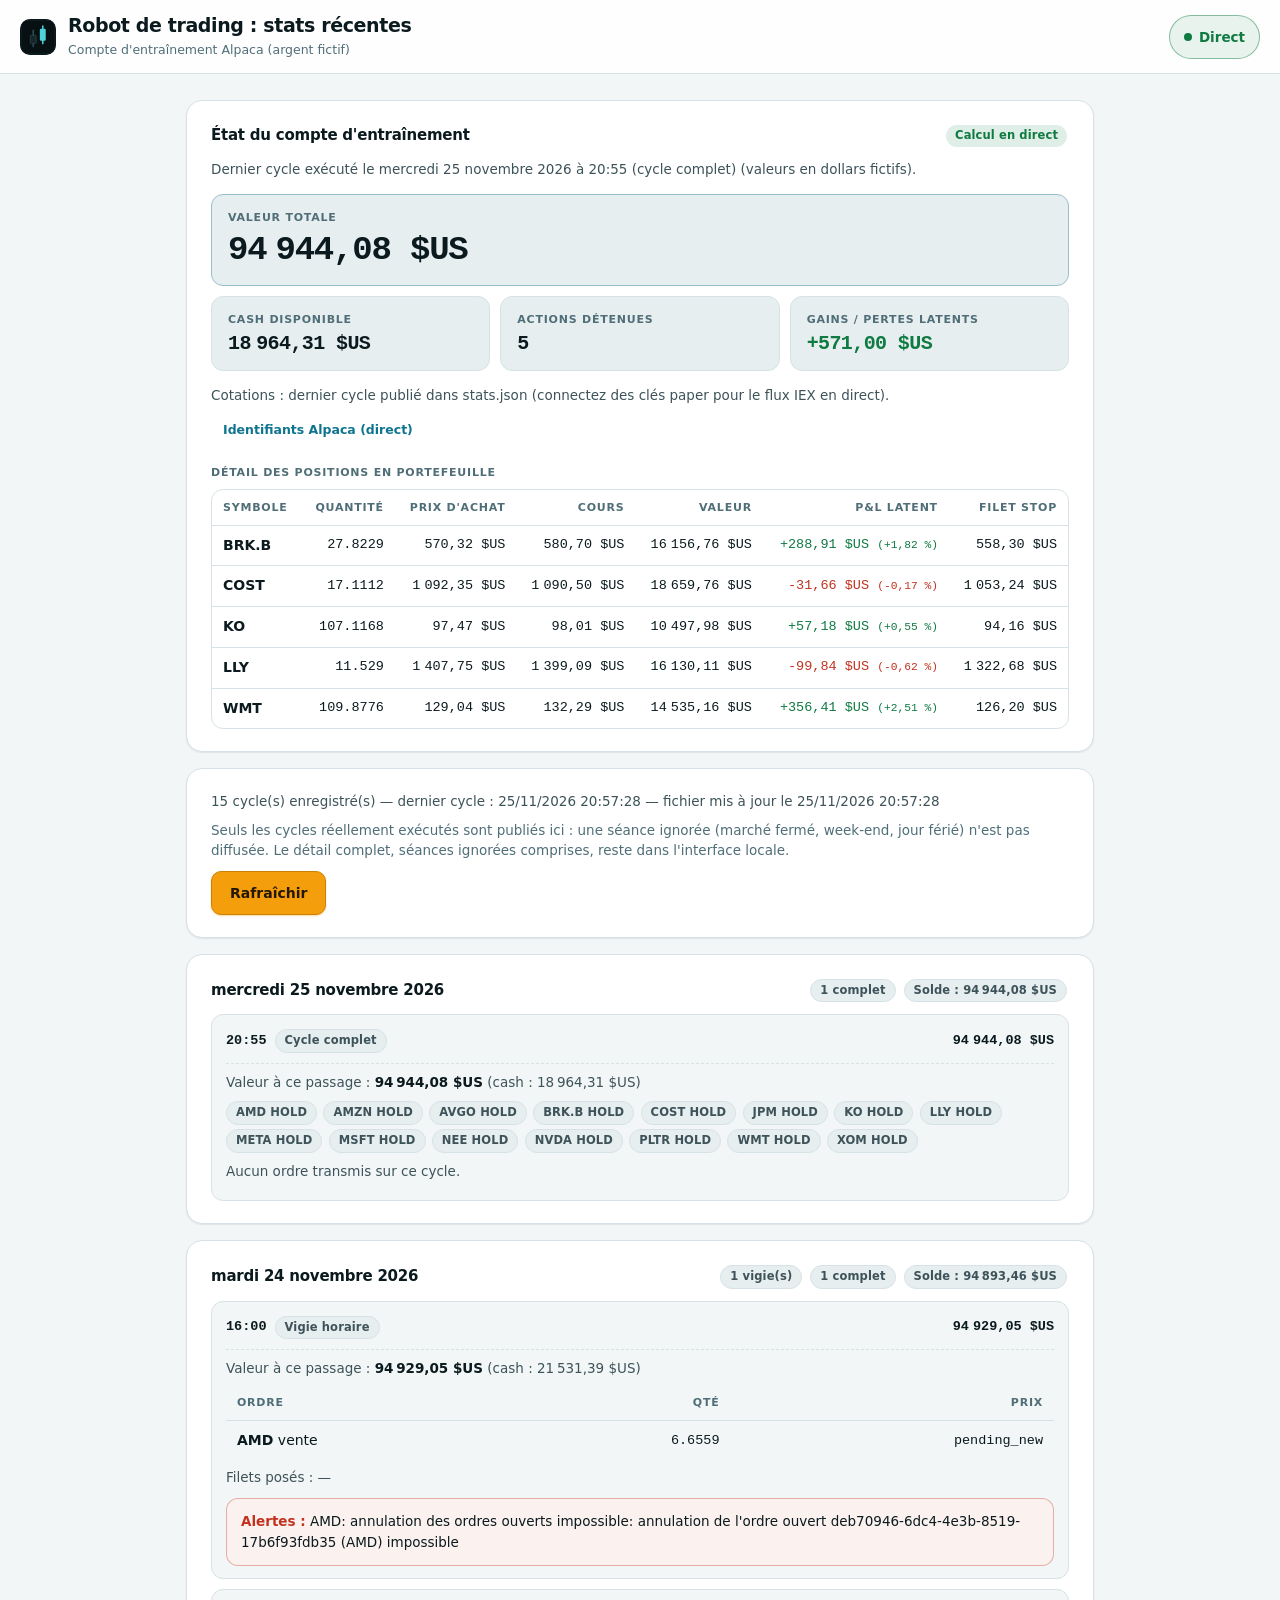
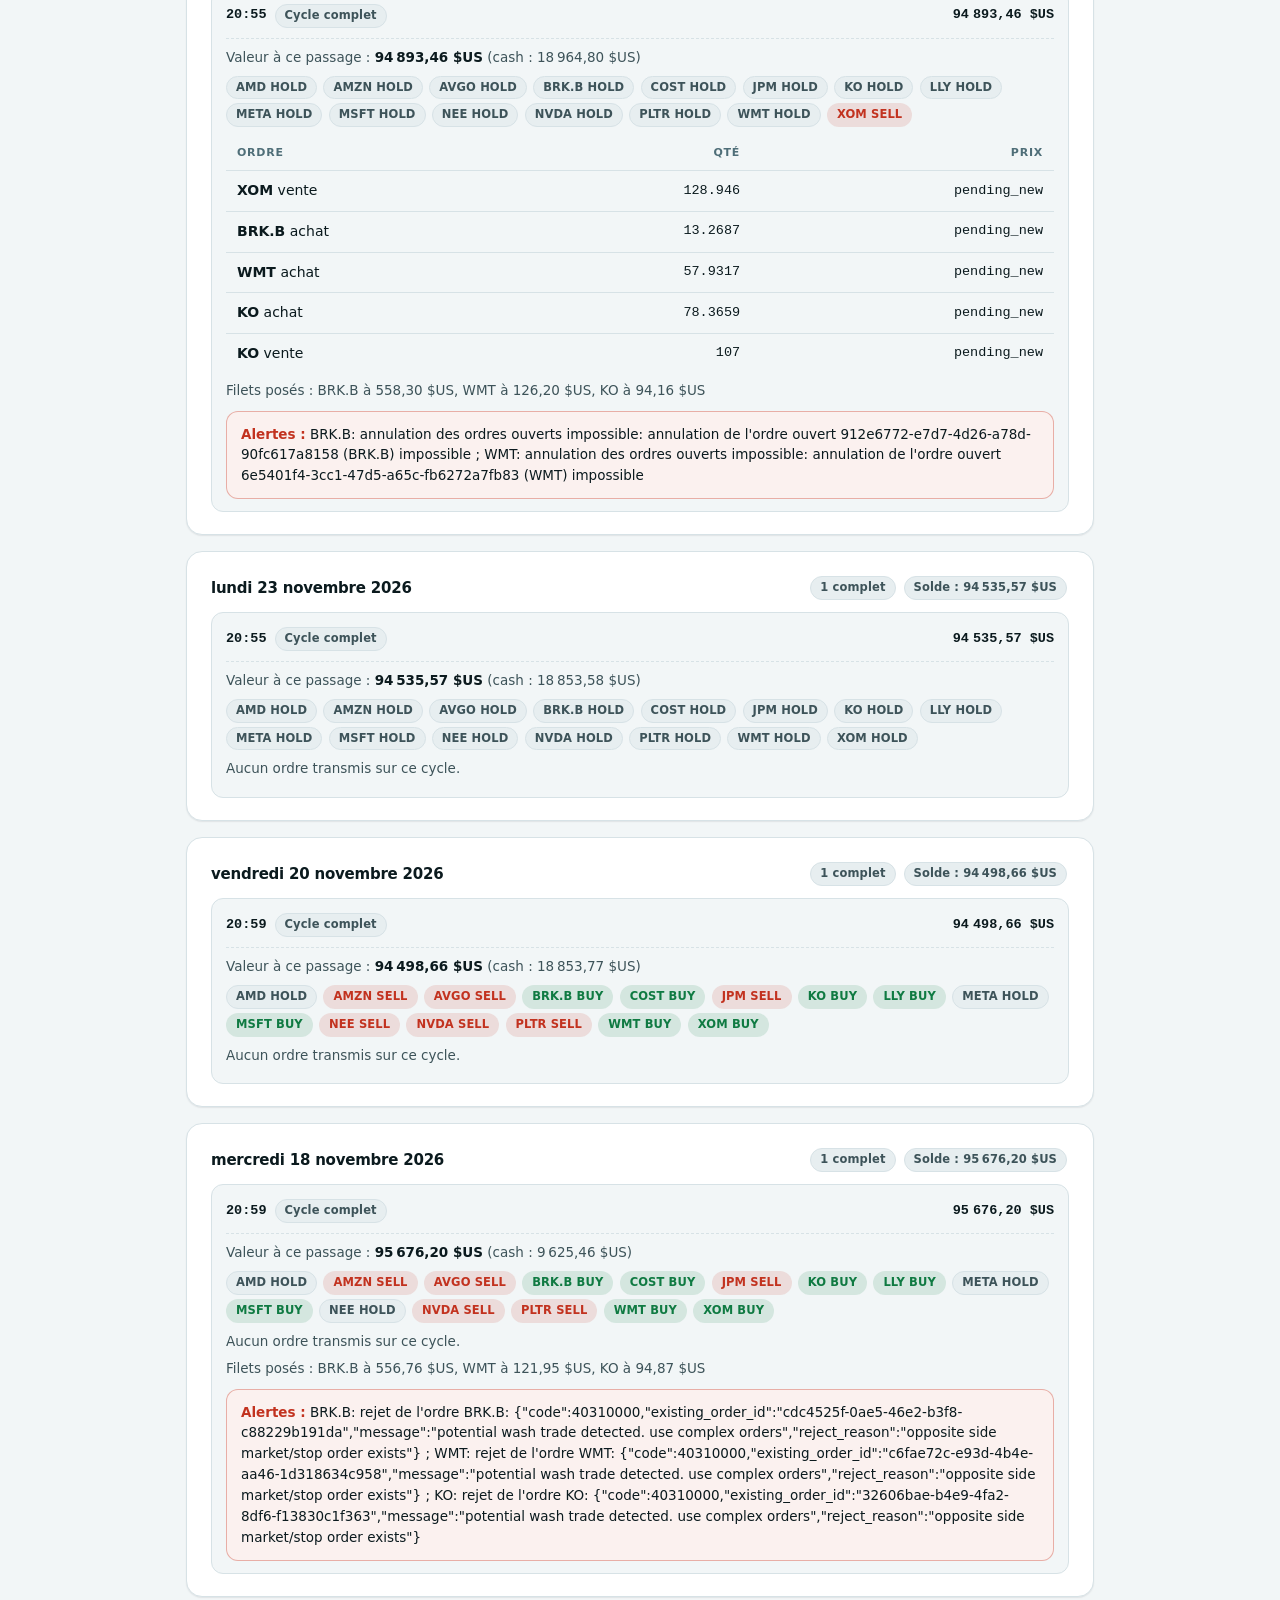
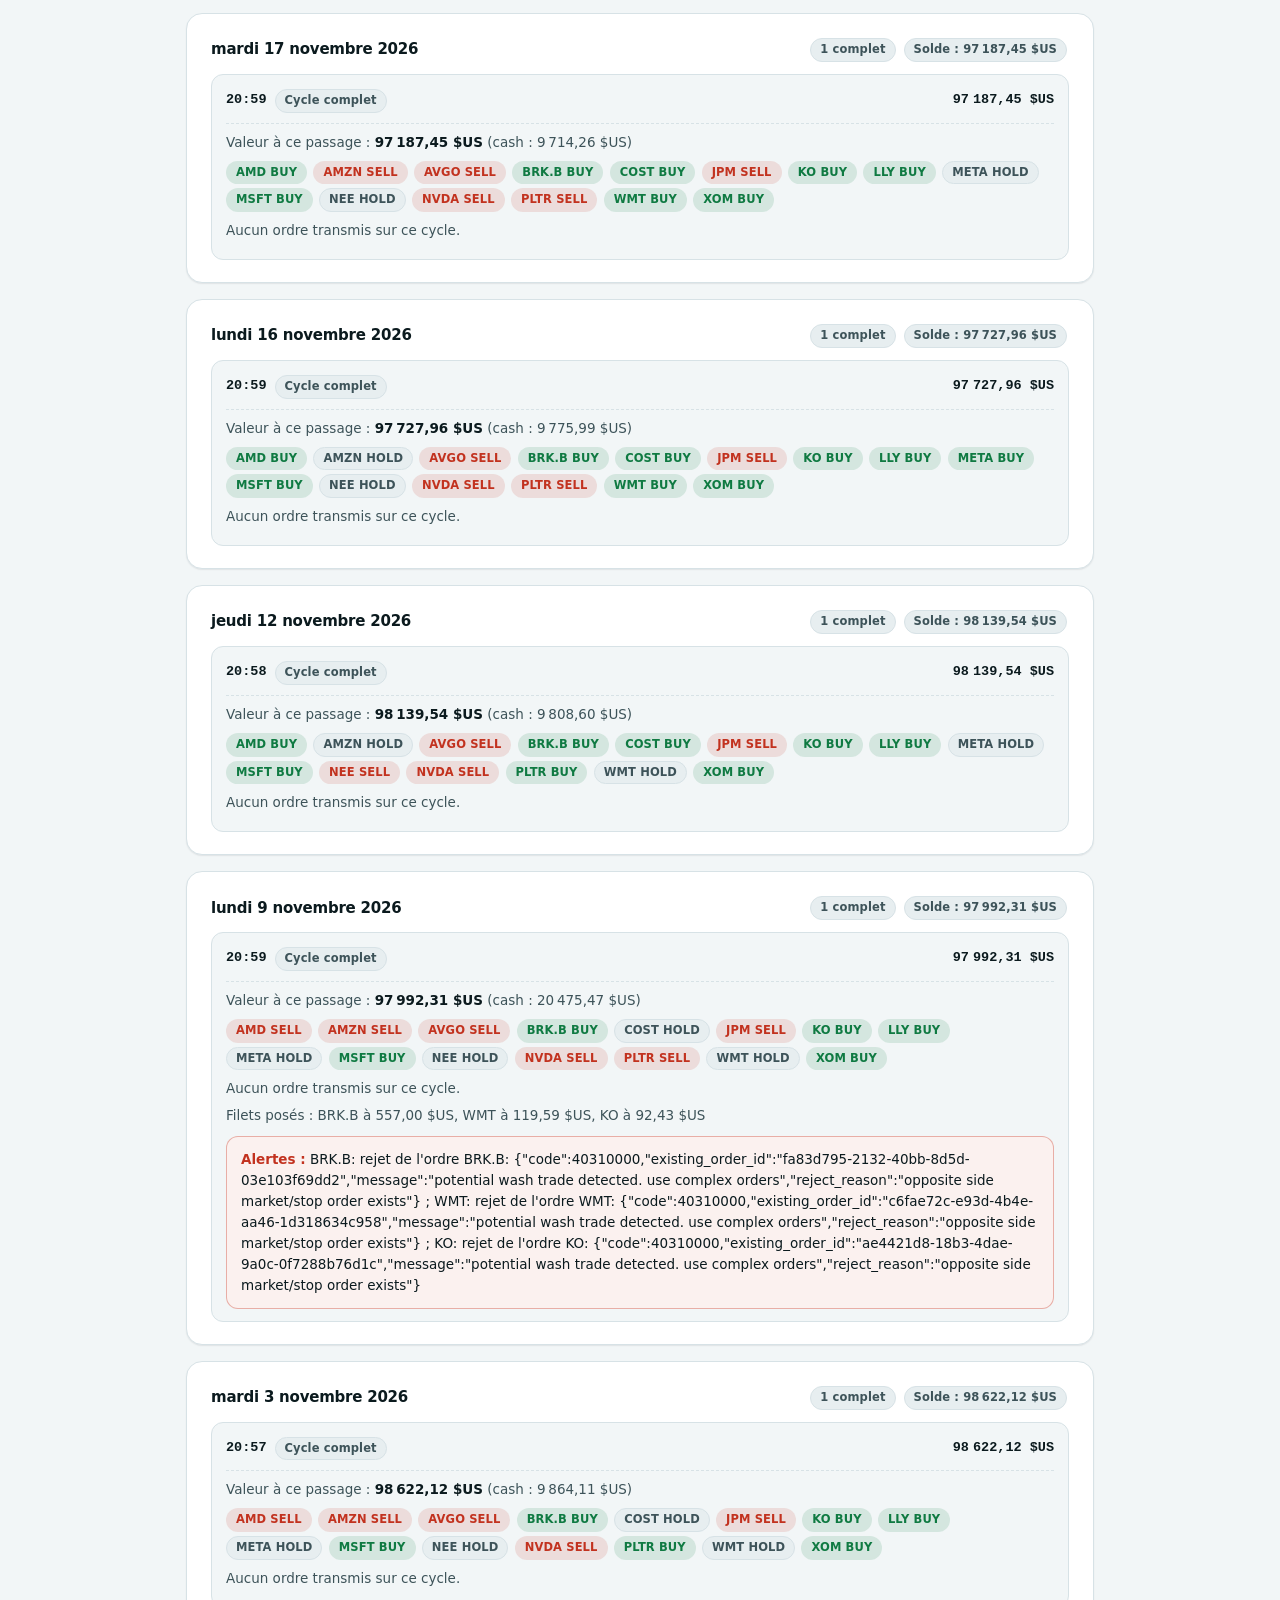
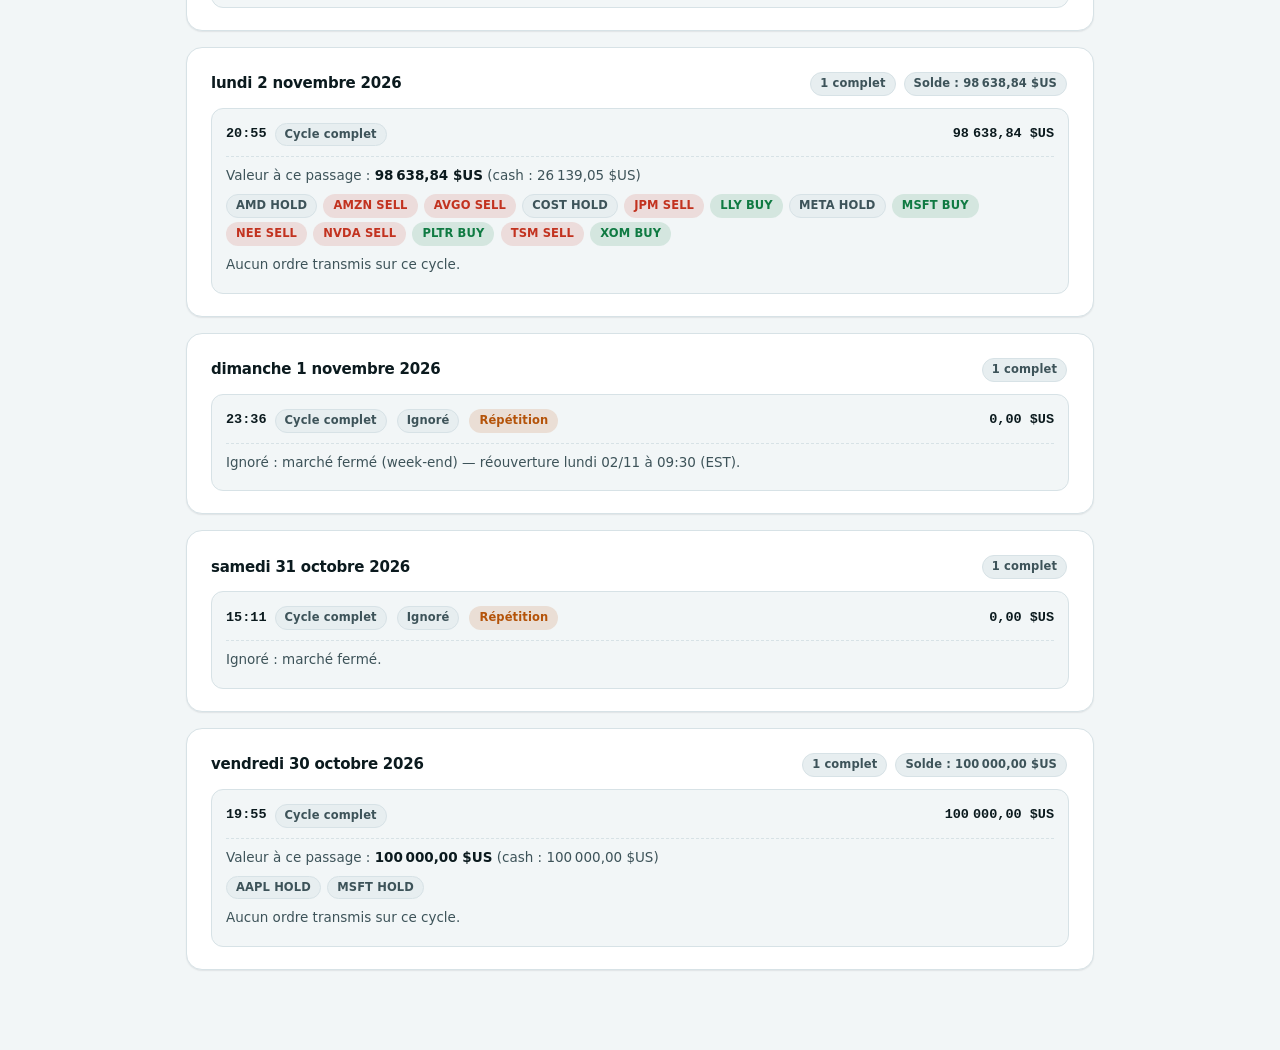
<file: docs/index.html>
<!doctype html>
<html lang="fr">
<head>
<meta charset="utf-8">
<meta name="viewport" content="width=device-width, initial-scale=1">
<title>TradingBot : stats récentes</title>
<link rel="icon" type="image/svg+xml" href="favicon.svg">
<link rel="alternate icon" href="favicon.ico">
<link rel="apple-touch-icon" href="apple-touch-icon.png">
<link rel="manifest" href="manifest.webmanifest">
<meta name="theme-color" content="#f2f6f7" media="(prefers-color-scheme: light)">
<meta name="theme-color" content="#071012" media="(prefers-color-scheme: dark)">
<meta name="mobile-web-app-capable" content="yes">
<meta name="apple-mobile-web-app-capable" content="yes">
<meta name="apple-mobile-web-app-status-bar-style" content="black-translucent">
<meta name="apple-mobile-web-app-title" content="TradingBot">
<style>
  /* ===================================================================
     Direction artistique partagée avec le tableau de bord local :
     « Sarcelle ardoise, accent ambre ».

     2 calmes + 1 forte (60-30-10)
       Calme 1  --plane     fond principal                 ~60 %
       Calme 2  --surface   cartes et en-têtes             ~30 %
       Forte    --accent    un seul CTA, point focal       ≤10 %

     --primary  structure : liens, focus, onglet actif, sélection
     --good/--bad  sémantique de données (gain / perte), jamais en chrome
     =================================================================== */
  :root {
    color-scheme: light;

    --plane: #f2f6f7; --surface: #ffffff; --surface-2: #e7eef0;
    --ink: #0b1a1e; --ink-2: #3d5359; --muted: #4f6e78;
    --border: #d7e2e6;

    --primary: #0e7490;
    --accent: #f59e0b; --accent-ink: #241802;

    --good: #0f7a42; --bad: #c2321f; --warn: #b45309;

    --sans: system-ui, -apple-system, "Segoe UI", Roboto, "Helvetica Neue", sans-serif;
    --mono: ui-monospace, "SF Mono", "Cascadia Mono", "JetBrains Mono", Consolas, monospace;
    --fs-hero: clamp(26px, 1.5rem + 1vw, 34px);
    --fs-h1: 19px; --fs-h2: 15px; --fs-body: 15px;
    --fs-sm: 13.5px; --fs-xs: 12.5px; --fs-label: 11px;

    --r-card: 16px; --r-sub: 12px; --r-field: 10px; --tap: 44px;

    --shadow: 0 1px 2px rgba(11, 26, 30, 0.05), 0 1px 1px rgba(11, 26, 30, 0.03);
    --shadow-lg: 0 20px 50px -14px rgba(11, 26, 30, 0.35);
  }

  @media (prefers-color-scheme: dark) {
    :root {
      color-scheme: dark;

      --plane: #071012; --surface: #0e1b1e; --surface-2: #14272b;
      --ink: #e4eff1; --ink-2: #a9c0c6; --muted: #8aa8af;
      --border: #1e3338;

      --primary: #4ed3d8;
      --accent: #fbbf24; --accent-ink: #1a1200;

      --good: #4ade80; --bad: #f87171; --warn: #e8b04a;

      --shadow: 0 1px 2px rgba(0, 0, 0, 0.35);
      --shadow-lg: 0 24px 60px -18px rgba(0, 0, 0, 0.6);
    }
  }

  * { box-sizing: border-box; }

  body {
    margin: 0; background: var(--plane); color: var(--ink);
    font: var(--fs-body) / 1.55 var(--sans);
    -webkit-font-smoothing: antialiased; -webkit-text-size-adjust: 100%;
  }

  h1, h2, h3 { text-wrap: balance; }

  :focus-visible { outline: 2.5px solid var(--primary); outline-offset: 2px; border-radius: 6px; }

  /* ---------- En-tête ---------- */
  header {
    background: color-mix(in srgb, var(--surface) 88%, transparent);
    backdrop-filter: blur(12px); -webkit-backdrop-filter: blur(12px);
    border-bottom: 1px solid var(--border);
    padding: 14px 20px; position: sticky; top: 0; z-index: 5;
    display: flex; justify-content: space-between; align-items: center;
    flex-wrap: wrap; gap: 12px;
  }
  .brand { display: flex; align-items: center; gap: 12px; min-width: 0; }
  .brand .logo { width: 36px; height: 36px; border-radius: 10px; flex-shrink: 0; display: block; }
  .brand h1 { font-size: var(--fs-h1); margin: 0; line-height: 1.25; letter-spacing: -0.02em; font-weight: 700; }
  .brand .sub { color: var(--muted); font-size: var(--fs-xs); margin-top: 2px; }

  /* Bascule « Direct » : statut de flux, donc vert sémantique. */
  .live-toggle {
    display: inline-flex; align-items: center; gap: 7px;
    min-height: var(--tap); padding: 0 14px; border-radius: 999px;
    border: 1px solid var(--border); background: var(--surface);
    color: var(--ink-2); font-size: var(--fs-sm); font-weight: 650;
    cursor: pointer; user-select: none;
  }
  .live-toggle:hover { border-color: var(--muted); color: var(--ink); }
  .live-toggle.active {
    color: var(--good); border-color: color-mix(in srgb, var(--good) 45%, transparent);
    background: color-mix(in srgb, var(--good) 9%, var(--surface));
  }
  .live-dot { width: 8px; height: 8px; border-radius: 50%; background: var(--muted); display: inline-block; flex-shrink: 0; }
  .live-toggle.active .live-dot { background: var(--good); animation: live-pulse 1.6s infinite; }
  @keyframes live-pulse {
    0% { box-shadow: 0 0 0 0 color-mix(in srgb, var(--good) 45%, transparent); }
    70% { box-shadow: 0 0 0 6px transparent; }
    100% { box-shadow: 0 0 0 0 transparent; }
  }

  /* ---------- Mise en page ---------- */
  main { padding: 26px 16px 64px; max-width: 940px; margin: 0 auto; }

  .card {
    background: var(--surface); border: 1px solid var(--border);
    border-radius: var(--r-card); padding: 22px 24px; margin-bottom: 16px;
    box-shadow: var(--shadow);
  }
  .card h2 { margin: 0; font-size: var(--fs-h2); letter-spacing: -0.015em; font-weight: 700; }
  .top { display: flex; justify-content: space-between; align-items: center; gap: 8px; flex-wrap: wrap; margin-bottom: 10px; }
  .small { font-size: var(--fs-sm); color: var(--ink-2); }
  .small b { color: var(--ink); }
  .section-title {
    font-weight: 600; font-size: var(--fs-label); margin: 18px 0 8px; color: var(--muted);
    text-transform: uppercase; letter-spacing: 0.07em;
  }
  .account-foot {
    margin-top: 14px; display: flex; justify-content: space-between;
    align-items: center; flex-wrap: wrap; gap: 8px;
  }

  /* ---------- Badges ---------- */
  .badge {
    display: inline-flex; align-items: center; padding: 2px 9px; border-radius: 999px;
    font-size: 11.5px; font-weight: 650; letter-spacing: 0.01em; margin: 2px 2px 2px 0;
    border: 1px solid transparent; font-variant-numeric: tabular-nums;
  }
  .badge.ok, .badge.hold { background: var(--surface-2); color: var(--ink-2); border-color: var(--border); }
  .badge.buy { background: color-mix(in srgb, var(--good) 13%, transparent); color: var(--good); }
  .badge.sell { background: color-mix(in srgb, var(--bad) 13%, transparent); color: var(--bad); }
  .badge.warn { background: color-mix(in srgb, var(--warn) 14%, transparent); color: var(--warn); }
  #live-badge { background: color-mix(in srgb, var(--good) 13%, transparent); color: var(--good); border: none; }

  .banner {
    border-radius: var(--r-sub); padding: 12px 14px; margin-top: 10px; font-size: var(--fs-sm);
    border: 1px solid color-mix(in srgb, var(--bad) 35%, transparent);
    background: color-mix(in srgb, var(--bad) 7%, var(--surface));
  }
  .banner b { color: var(--bad); }

  /* ---------- Tuiles : le chiffre héros en tête ---------- */
  .tiles { display: grid; grid-template-columns: repeat(3, minmax(0, 1fr)); gap: 10px; margin-top: 14px; }
  .tile { background: var(--surface-2); border: 1px solid var(--border); border-radius: var(--r-sub); padding: 14px 16px; }
  .tile:first-child { grid-column: 1 / -1; border-color: color-mix(in srgb, var(--primary) 32%, var(--border)); }
  .tile:first-child .value { font-size: var(--fs-hero); letter-spacing: -0.035em; }
  .tile .label {
    color: var(--muted); font-size: var(--fs-label); font-weight: 600;
    text-transform: uppercase; letter-spacing: 0.07em;
  }
  .tile .value {
    font-family: var(--mono); font-size: 20px; font-weight: 600; margin-top: 4px;
    letter-spacing: -0.03em; font-variant-numeric: tabular-nums; line-height: 1.2;
  }
  .pos { color: var(--good); }
  .neg { color: var(--bad); }

  /* ---------- Tableaux ---------- */
  .table-wrap {
    overflow-x: auto; border: 1px solid var(--border); border-radius: var(--r-sub);
    -webkit-overflow-scrolling: touch; scrollbar-width: none; -ms-overflow-style: none;
  }
  .table-wrap::-webkit-scrollbar { display: none; }
  table { width: 100%; border-collapse: collapse; font-size: 14px; margin-top: 6px; }
  .table-wrap table { margin-top: 0; }
  th {
    text-align: left; color: var(--muted); font-weight: 650; padding: 9px 11px; font-size: var(--fs-label);
    text-transform: uppercase; letter-spacing: 0.07em; border-bottom: 1px solid var(--border); white-space: nowrap;
  }
  td { padding: 9px 11px; border-bottom: 1px solid var(--border); }
  tr:last-child td { border-bottom: none; }
  tbody tr:hover td { background: var(--plane); }
  .num { text-align: right; font-variant-numeric: tabular-nums; font-family: var(--mono); font-size: 13.5px; white-space: nowrap; }
  th.num { font-family: inherit; font-size: var(--fs-label); }
  code {
    background: var(--plane); border: 1px solid var(--border); border-radius: 6px;
    padding: 1px 5px; font-size: var(--fs-xs); font-family: var(--mono); word-break: break-all;
  }
  .err { color: var(--bad); }
  .quote-live { color: var(--good); font-weight: 600; }

  /* ---------- Journal des cycles ---------- */
  .cycle-subdivision {
    border: 1px solid var(--border); border-radius: var(--r-sub); padding: 12px 14px;
    margin-top: 10px; background: var(--plane);
  }
  .cycle-subdivision:first-child { margin-top: 6px; }
  .cycle-subdivision p { margin: 6px 0; }
  .cycle-subdivision-header {
    display: flex; justify-content: space-between; align-items: center;
    gap: 8px; flex-wrap: wrap; margin-bottom: 8px; padding-bottom: 8px;
    border-bottom: 1px dashed var(--border);
  }
  .cycle-time { font-weight: 650; font-size: 13.5px; color: var(--ink); font-family: var(--mono); font-variant-numeric: tabular-nums; }

  /* ---------- Boutons : un seul accent par écran ---------- */
  button {
    font-family: inherit; min-height: var(--tap); border-radius: var(--r-field);
    padding: 0 18px; font-size: 14px; cursor: pointer;
    border: 1px solid var(--border); background: var(--surface); color: var(--ink);
    font-weight: 650;
    transition: background-color 0.14s ease, border-color 0.14s ease, color 0.14s ease;
  }
  button:hover { border-color: var(--muted); }
  button:active { transform: scale(0.985); }
  button.primary {
    background: var(--accent); border-color: color-mix(in srgb, var(--accent) 82%, #000);
    color: var(--accent-ink);
    box-shadow: 0 1px 2px color-mix(in srgb, var(--accent) 40%, transparent);
  }
  button.primary:hover { filter: brightness(1.06); }
  button.primary:focus-visible { outline-color: var(--ink); }
  button.ghost {
    min-height: 32px; background: transparent; padding: 0 11px;
    font-size: var(--fs-xs); border-radius: 8px; color: var(--primary); border-color: transparent;
  }
  button.ghost:hover { background: color-mix(in srgb, var(--primary) 10%, transparent); border-color: transparent; }
  button.danger { background: transparent; color: var(--bad); border-color: color-mix(in srgb, var(--bad) 40%, transparent); }
  .dialog-actions button { min-height: 40px; padding: 0 16px; }

  /* ---------- Fenêtre identifiants ---------- */
  dialog {
    border: 1px solid var(--border); border-radius: var(--r-card); background: var(--surface);
    color: var(--ink); padding: 22px; max-width: 460px; width: 92%;
    box-shadow: var(--shadow-lg);
  }
  dialog::backdrop { background: rgba(7, 16, 18, 0.55); backdrop-filter: blur(3px); }
  dialog h3 { margin: 0 0 6px; font-size: 16px; letter-spacing: -0.015em; }
  dialog label { font-weight: 600; display: block; color: var(--ink); }
  .dialog-actions { display: flex; justify-content: flex-end; gap: 8px; margin-top: 6px; flex-wrap: wrap; }
  .dialog-input {
    background: var(--plane); color: var(--ink); border: 1px solid var(--border);
    border-radius: var(--r-field); min-height: var(--tap); padding: 9px 11px;
    font-size: var(--fs-sm); width: 100%; outline: none; font-family: var(--mono);
    margin: 5px 0 14px; transition: border-color 0.15s, box-shadow 0.15s;
  }
  .dialog-input:focus {
    border-color: var(--primary);
    box-shadow: 0 0 0 3px color-mix(in srgb, var(--primary) 20%, transparent);
  }

  .muted-note { color: var(--muted); }
  .cycle-head-left { display: flex; align-items: center; gap: 8px; flex-wrap: wrap; }
  .cycle-value { font-family: var(--mono); font-weight: 600; font-size: 13.5px; font-variant-numeric: tabular-nums; }
  .day-badges { display: flex; gap: 6px; flex-wrap: wrap; }
  .status-actions { margin-top: 10px; }
  .publish-note { margin: 8px 0 0; line-height: 1.5; }
  .dialog-hint { margin: 0 0 12px; }

  /* ---------- Petits écrans ---------- */
  @media (max-width: 520px) {
    header { padding: 12px 14px; }
    main { padding: 18px 12px 56px; }
    .card { padding: 17px; border-radius: 14px; }
    .tiles { grid-template-columns: repeat(2, minmax(0, 1fr)); gap: 8px; }
    .tile .value { font-size: 17px; }
    .tile:first-child .value { font-size: 26px; }
    button.ghost { min-height: 44px; }
    .tile .label { font-size: 10.5px; }
    /* Première colonne figée : le symbole reste visible pendant le défilement. */
    .table-wrap th:first-child, .table-wrap td:first-child {
      position: sticky; left: 0; background: var(--surface); z-index: 1;
    }
  }

  @media (prefers-reduced-motion: reduce) {
    *, *::before, *::after { animation: none !important; transition: none !important; }
    button:active { transform: none; }
  }
</style>
</head>
<body>
<header>
  <div class="brand">
    <img src="favicon.svg" alt="Logo TradingBot" class="logo" width="38" height="38">
    <div>
      <h1>Robot de trading : stats récentes</h1>
      <div class="sub">Compte d'entraînement Alpaca (argent fictif)</div>
    </div>
  </div>
  <button id="toggle-live" class="live-toggle" type="button" title="Actualisation automatique et calcul en direct">
    <span class="live-dot"></span>
    <span>Direct</span>
  </button>
</header>
<main>
  <div class="card" id="account-card" style="display:none">
    <div class="top">
      <h2>État du compte d'entraînement</h2>
      <div id="live-badge" class="badge ok" style="display:none">Calcul en direct</div>
    </div>
    <div class="small" id="account-hint">Valeurs du dernier cycle exécuté (en dollars fictifs).</div>
    <div class="tiles">
      <div class="tile"><div class="label">Valeur totale</div><div class="value" id="acc-equity">—</div></div>
      <div class="tile"><div class="label">Cash disponible</div><div class="value" id="acc-cash">—</div></div>
      <div class="tile"><div class="label">Actions détenues</div><div class="value" id="acc-count">—</div></div>
      <div class="tile"><div class="label">Gains / pertes latents</div><div class="value" id="acc-pnl">—</div></div>
    </div>
    <div class="small account-foot">
      <span id="live-status-note">Cotations : dernier cours enregistré.</span>
      <button id="btn-open-alpaca" class="ghost" type="button">Identifiants Alpaca (direct)</button>
    </div>
    <div id="positions-wrap" hidden>
      <div class="section-title">Détail des positions en portefeuille</div>
      <div class="table-wrap">
        <table>
          <thead>
            <tr>
              <th>Symbole</th>
              <th class="num">Quantité</th>
              <th class="num">Prix d'achat</th>
              <th class="num">Cours</th>
              <th class="num">Valeur</th>
              <th class="num">P&amp;L latent</th>
              <th class="num">Filet stop</th>
            </tr>
          </thead>
          <tbody id="positions-tbody"></tbody>
        </table>
      </div>
    </div>
  </div>
  <div class="card" id="status-card">
    <div class="small" id="status">Chargement…</div>
    <p class="small muted-note publish-note">
      Seuls les cycles réellement exécutés sont publiés ici : une séance ignorée
      (marché fermé, week-end, jour férié) n'est pas diffusée. Le détail complet,
      séances ignorées comprises, reste dans l'interface locale.
    </p>
    <div class="status-actions"><button id="btn-refresh" class="primary">Rafraîchir</button></div>
  </div>
  <div id="list"></div>
</main>

<dialog id="modal-alpaca">
  <h3>Connexion directe Alpaca (WebSocket IEX)</h3>
  <p class="small dialog-hint">Ces identifiants sont conservés uniquement le temps de cet onglet (<code>sessionStorage</code>) et effacés dès sa fermeture. Ils ne sont jamais envoyés à GitHub ni à aucun proxy tiers. N'y saisissez que des clés <b>paper</b>.</p>
  <label class="small">Clé API Alpaca (APCA-API-KEY-ID)</label>
  <input id="input-alpaca-key" class="dialog-input" type="text" placeholder="PK...">
  <label class="small">Clé secrète Alpaca (APCA-API-SECRET-KEY)</label>
  <input id="input-alpaca-secret" class="dialog-input" type="password" placeholder="Clé secrète...">
  <div class="dialog-actions">
    <button id="btn-alpaca-clear" class="danger" type="button">Effacer</button>
    <button id="btn-alpaca-close" type="button">Annuler</button>
    <button id="btn-alpaca-save" class="primary" type="button">Enregistrer</button>
  </div>
</dialog>

<script>
"use strict";

/* ------------------------------------------------------------------ *
 *  Les statistiques sont un simple fichier JSON, commité dans ce dépôt
 *  par le bot lui-même (voir trading_bot/notifications/github.py).
 *  Aucun serveur, aucune dépendance : GitHub Pages sert le fichier tel quel.
 * ------------------------------------------------------------------ */
const STATS_PATH = "data/stats.json";

const $ = (s) => document.querySelector(s);
const esc = (v) => v == null ? "" : String(v)
  .replace(/&/g, "&amp;").replace(/</g, "&lt;").replace(/>/g, "&gt;")
  .replace(/"/g, "&quot;").replace(/'/g, "&#039;");
const money = (v) => v == null ? "—" :
  new Intl.NumberFormat("fr-FR", { style: "currency", currency: "USD" }).format(v);
const pct = (v) => v == null ? "—" :
  ((v > 0 ? "+" : "") + (v * 100).toFixed(2).replace(".", ",") + " %");
const cls = (v) => v > 0 ? "pos" : v < 0 ? "neg" : "";
const frDate = (iso) => {
  if (!iso) return "—";
  const p = String(iso).split("T")[0].split("-");
  if (p.length !== 3) return String(iso);
  const d = new Date(+p[0], +p[1] - 1, +p[2]);
  return d.toLocaleDateString("fr-FR", { weekday: "long", day: "numeric", month: "long", year: "numeric" });
};
const sideLabel = (s) => s === "buy" ? "achat" : s === "sell" ? "vente" : s;

let currentReport = null;
const livePrices = {};
let liveActive = false;
let liveInterval = null;
let quotePollInterval = null;
let alpacaWs = null;
let pendingUpdates = false;
let renderThrottleInterval = null;

function recordLivePrice(symbol, price) {
  if (typeof price === "number" && price > 0) {
    if (livePrices[symbol] !== price) {
      livePrices[symbol] = price;
      pendingUpdates = true;
    }
  }
}

function startRenderThrottler() {
  if (!renderThrottleInterval) {
    // Cadence d'une seconde pour laisser le temps de lire les prix confortablement
    renderThrottleInterval = setInterval(() => {
      if (pendingUpdates) {
        recalculateAndRenderPositions();
        pendingUpdates = false;
      }
    }, 1000);
  }
}

function stopRenderThrottler() {
  if (renderThrottleInterval) {
    clearInterval(renderThrottleInterval);
    renderThrottleInterval = null;
  }
  pendingUpdates = false;
}

function setStatus(text, bad) {
  const el = $("#status");
  el.textContent = text;
  el.className = bad ? "small err" : "small";
}

function recalculateAndRenderPositions() {
  if (!currentReport) return;
  const cash = currentReport.cash != null ? currentReport.cash : currentReport.equity;
  const positions = currentReport.positions || [];

  const wrap = $("#positions-wrap");
  const tbody = $("#positions-tbody");

  if (!positions.length) {
    wrap.style.display = "none";
    $("#acc-equity").textContent = money(currentReport.equity != null ? currentReport.equity : cash);
    $("#acc-cash").textContent = money(cash);
    $("#acc-count").textContent = String(currentReport.positions_count ?? 0);
    const fallbackPnl = currentReport.unrealized_pnl || 0;
    $("#acc-pnl").textContent = (fallbackPnl > 0 ? "+" : "") + money(fallbackPnl);
    $("#acc-pnl").className = "value " + cls(fallbackPnl);
    return;
  }

  wrap.style.display = "block";

  let totalPositionsValue = 0;
  let totalPnl = 0;

  const rowsHtml = positions.map((p) => {
    const liveP = livePrices[p.symbol];
    const curPrice = (typeof liveP === "number" && liveP > 0) ? liveP : p.current_price;
    const mktVal = p.qty * curPrice;
    const pnl = (curPrice - p.avg_entry_price) * p.qty;
    const pnlPct = p.avg_entry_price > 0 ? (curPrice - p.avg_entry_price) / p.avg_entry_price : 0;

    totalPositionsValue += mktVal;
    totalPnl += pnl;

    const isLive = typeof liveP === "number" && liveP > 0;
    return `<tr>
      <td><b>${esc(p.symbol)}</b></td>
      <td class="num">${esc(p.qty)}</td>
      <td class="num">${money(p.avg_entry_price)}</td>
      <td class="num ${isLive ? 'quote-live' : ''}">${money(curPrice)}${isLive ? ' ●' : ''}</td>
      <td class="num">${money(mktVal)}</td>
      <td class="num ${cls(pnl)}">${pnl > 0 ? "+" : ""}${money(pnl)} <small>(${pct(pnlPct)})</small></td>
      <td class="num">${p.stop_price ? money(p.stop_price) : "—"}</td>
    </tr>`;
  }).join("");

  tbody.innerHTML = rowsHtml;

  const totalEquity = cash + totalPositionsValue;
  $("#acc-equity").textContent = money(totalEquity);
  $("#acc-cash").textContent = money(cash);
  $("#acc-count").textContent = String(positions.length);
  const pnlEl = $("#acc-pnl");
  pnlEl.textContent = (totalPnl > 0 ? "+" : "") + money(totalPnl);
  pnlEl.className = "value " + cls(totalPnl);
}

function updateAccountCard(entries) {
  const card = $("#account-card");
  if (!entries || !entries.length) {
    card.style.display = "none";
    currentReport = null;
    return;
  }

  const latestWithData = entries.slice().reverse().find((e) => {
    const rep = e.report || {};
    return !rep.skipped && (rep.cash != null || rep.equity != null);
  }) || entries[entries.length - 1];

  const r = (latestWithData && latestWithData.report) || {};
  if (r.equity == null && r.cash == null) {
    card.style.display = "none";
    currentReport = null;
    return;
  }

  card.style.display = "block";
  currentReport = r;
  if (r.session_date) {
    const timeRaw = r.timestamp || (entries.length ? entries[0].received_at : null);
    const timeStr = timeRaw ? " à " + new Date(timeRaw).toLocaleTimeString("fr-FR", { hour: "2-digit", minute: "2-digit" }) : "";
    const modeLabel = r.mode === "watch_only" ? " (vigie horaire)" : " (cycle complet)";
    $("#account-hint").textContent = "Dernier cycle exécuté le " + frDate(r.session_date) + timeStr + modeLabel + " (valeurs en dollars fictifs).";
  }
  recalculateAndRenderPositions();
}

function render(entries) {
  updateAccountCard(entries);
  const list = $("#list");
  if (!entries.length) {
    list.innerHTML = `<div class="card"><p class="small">Aucun cycle reçu pour l'instant.
      Le bot envoie ses stats à la fin de chaque cycle.</p></div>`;
    return;
  }

  // Regroupement par séance de marché (du plus récent au plus ancien)
  const sessions = new Map();
  for (const entry of entries) {
    const r = entry.report || {};
    const sDate = r.session_date || "date-inconnue";
    if (!sessions.has(sDate)) sessions.set(sDate, []);
    sessions.get(sDate).push(entry);
  }

  const sessionDates = Array.from(sessions.keys()).reverse();
  list.innerHTML = sessionDates.map((sDate) => {
    const dayEntries = sessions.get(sDate);
    // Au sein de la journée, tri chronologique de l'ouverture à la clôture
    const sortedDay = dayEntries.slice().sort((a, b) => {
      const ta = (a.report && a.report.timestamp) || a.received_at || "";
      const tb = (b.report && b.report.timestamp) || b.received_at || "";
      return ta.localeCompare(tb);
    });

    const vigies = sortedDay.filter((e) => (e.report && e.report.mode) === "watch_only").length;
    const complets = sortedDay.length - vigies;
    const summaryBadges = [];
    if (vigies > 0) summaryBadges.push(`<span class="badge hold">${vigies} vigie(s)</span>`);
    if (complets > 0) summaryBadges.push(`<span class="badge ok">${complets} complet</span>`);

    const lastRep = (sortedDay[sortedDay.length - 1].report) || {};
    // Un cycle ignoré (week-end, marché fermé) remonte un solde à 0 : ne pas l'afficher.
    if (lastRep.equity) {
      summaryBadges.push(`<span class="badge ok">Solde : ${money(lastRep.equity)}</span>`);
    }

    const subdivisionsHtml = sortedDay.map((entry) => {
      const r = entry.report || {};
      const isWatch = r.mode === "watch_only";
      const timeRaw = r.timestamp || entry.received_at;
      const timeStr = timeRaw ? new Date(timeRaw).toLocaleTimeString("fr-FR", { hour: "2-digit", minute: "2-digit" }) : "";

      const badges = [];
      badges.push(`<span class="badge ${isWatch ? "hold" : "ok"}">${isWatch ? "Vigie horaire" : "Cycle complet"}</span>`);
      if (r.skipped) badges.push(`<span class="badge hold">Ignoré</span>`);
      if (r.dry_run) badges.push(`<span class="badge warn">Répétition</span>`);

      const signals = Object.entries(r.signals || {});
      const orders = r.orders || [];
      const approved = (r.decisions || []).filter((d) => d.approved);
      const halts = r.halts || [];
      const errors = r.errors || [];
      const lines = [];

      if (r.skipped) {
        lines.push(`<p class="small">Ignoré : ${esc(r.skip_reason || "séance non ouverte")}.</p>`);
      } else {
        lines.push(`<p class="small">Valeur à ce passage : <b>${money(r.equity)}</b> (cash : ${money(r.cash)})</p>`);
        if (isWatch && !orders.length) {
          lines.push(`<p class="small muted-note">Surveillance en direct : stops ATR et actualités critiques vérifiés, positions saines.</p>`);
        }
        if (signals.length) {
          lines.push(`<p class="small">${signals.map(([s, a]) =>
            `<span class="badge ${a === "BUY" ? "buy" : a === "SELL" ? "sell" : "hold"}">${esc(s)} ${esc(a)}</span>`
          ).join(" ")}</p>`);
        }
        if (orders.length) {
          lines.push(`<table><thead><tr><th>Ordre</th><th class="num">Qté</th><th class="num">Prix</th></tr></thead><tbody>${
            orders.map((o) => `<tr><td><b>${esc(o.symbol)}</b> ${esc(sideLabel(o.side))}</td>
              <td class="num">${esc(o.qty)}</td>
              <td class="num">${o.avg_fill_price ? money(o.avg_fill_price) : esc(o.status)}</td></tr>`).join("")
          }</tbody></table>`);
        } else if (!isWatch) {
          lines.push(`<p class="small">Aucun ordre transmis sur ce cycle.</p>`);
        }
        if (approved.length) {
          lines.push(`<p class="small">Filets posés : ${approved.filter((d) => d.stop_price)
            .map((d) => `${esc(d.symbol)} à ${money(d.stop_price)}`).join(", ") || "—"}</p>`);
        }
      }
      if (halts.length) {
        lines.push(`<div class="banner"><b>Coupe-circuit :</b> ${halts.map((h) => esc(h.reason)).join(" ; ")}</div>`);
      }
      if (errors.length) {
        lines.push(`<div class="banner"><b>Alertes :</b> ${errors.map(esc).join(" ; ")}</div>`);
      }

      return `<div class="cycle-subdivision">
        <div class="cycle-subdivision-header">
          <div class="cycle-head-left">
            <span class="cycle-time">${esc(timeStr || "—")}</span>
            ${badges.join(" ")}
          </div>
          <div class="cycle-value">${money(r.equity)}</div>
        </div>
        ${lines.join("")}
      </div>`;
    }).join("");

    return `<div class="card">
      <div class="top">
        <h2>${esc(frDate(sDate))}</h2>
        <div class="day-badges">${summaryBadges.join(" ")}</div>
      </div>
      ${subdivisionsHtml}
    </div>`;
  }).join("");
}

async function load() {
  setStatus("Chargement…");
  try {
    const res = await fetch(STATS_PATH + "?t=" + Date.now());
    if (!res.ok) throw new Error("réponse HTTP " + res.status);
    const data = await res.json();
    const entries = data.entries || [];
    render(entries);
    // Les entrées sont stockées dans l'ordre chronologique : le dernier cycle est la date max.
    const last = entries.reduce((m, e) => (e.received_at && e.received_at > m ? e.received_at : m), "") || null;
    const parts = [entries.length + " cycle(s) enregistré(s)"];
    if (last) parts.push("dernier cycle : " + new Date(last).toLocaleString("fr-FR"));
    if (data.updated_at) parts.push("fichier mis à jour le " + new Date(data.updated_at).toLocaleString("fr-FR"));
    setStatus(parts.join(" — "));
  } catch (e) {
    setStatus("Lecture impossible : " + e.message, true);
  }
}

function getSessionKey(name) {
  try { return (sessionStorage.getItem(name) || "").trim(); } catch (_) { return ""; }
}
function setSessionKey(name, val) {
  try {
    if (val) sessionStorage.setItem(name, val);
    else sessionStorage.removeItem(name);
  } catch (_) {}
}
// Nettoyage de sécurité : efface d'éventuelles anciennes clés persistées en localStorage.
try {
  localStorage.removeItem("alpaca_key");
  localStorage.removeItem("alpaca_secret");
} catch (_) {}

function connectAlpacaWs(symbols) {
  if (alpacaWs) {
    try { alpacaWs.close(); } catch (_) {}
    alpacaWs = null;
  }
  const key = getSessionKey("alpaca_key");
  const secret = getSessionKey("alpaca_secret");
  if (!key || !secret || !symbols || !symbols.length) return false;

  try {
    const ws = new WebSocket("wss://stream.data.alpaca.markets/v2/iex");
    alpacaWs = ws;
    ws.onmessage = (event) => {
      try {
        const msgs = JSON.parse(event.data);
        if (!Array.isArray(msgs)) return;
        for (const m of msgs) {
          if (m.T === "success" && m.msg === "connected") {
            ws.send(JSON.stringify({
              action: "auth",
              key: key,
              secret: secret
            }));
          } else if (m.T === "success" && m.msg === "authenticated") {
            ws.send(JSON.stringify({
              action: "subscribe",
              trades: symbols
            }));
            $("#live-status-note").textContent = "Cotations : flux Alpaca WebSocket connecté (session courante).";
          } else if (m.T === "t" && m.S && typeof m.p === "number" && m.p > 0) {
            recordLivePrice(m.S, m.p);
          } else if (m.T === "error") {
            const isLimit = (m.code === 406 || String(m.msg).includes("limit"));
            $("#live-status-note").textContent = isLimit
              ? "Alpaca : 1 seule connexion simultanée autorisée. Affichage basé sur stats.json."
              : ("Alpaca : " + (m.msg || m.code) + ". Affichage basé sur stats.json.");
          }
        }
      } catch (_) {}
    };
    ws.onerror = () => {
      $("#live-status-note").textContent = "Alpaca : flux interrompu, affichage basé sur stats.json.";
    };
    ws.onclose = () => {
      alpacaWs = null;
    };
    return true;
  } catch (e) {
    return false;
  }
}

function setLive(active) {
  liveActive = Boolean(active);
  const btn = $("#toggle-live");
  const badge = $("#live-badge");

  if (liveActive) {
    btn.classList.add("active");
    badge.style.display = "inline-block";

    startRenderThrottler();

    const symbols = (currentReport && currentReport.positions ? currentReport.positions.map((p) => p.symbol) : []);
    const connected = connectAlpacaWs(symbols);
    if (!connected) {
      $("#live-status-note").textContent = "Cotations : dernier cycle publié dans stats.json (connectez des clés paper pour le flux IEX en direct).";
    }
    if (!liveInterval) {
      liveInterval = setInterval(load, 15000);
    }
  } else {
    btn.classList.remove("active");
    badge.style.display = "none";
    $("#live-status-note").textContent = "Cotations : dernier cours enregistré.";
    stopRenderThrottler();
    if (quotePollInterval) {
      clearInterval(quotePollInterval);
      quotePollInterval = null;
    }
    if (liveInterval) {
      clearInterval(liveInterval);
      liveInterval = null;
    }
    if (alpacaWs) {
      try { alpacaWs.close(); } catch (_) {}
      alpacaWs = null;
    }
  }
}

$("#toggle-live").addEventListener("click", () => {
  setLive(!$("#toggle-live").classList.contains("active"));
});

const modalAlpaca = $("#modal-alpaca");
$("#btn-open-alpaca").addEventListener("click", () => {
  $("#input-alpaca-key").value = getSessionKey("alpaca_key");
  $("#input-alpaca-secret").value = getSessionKey("alpaca_secret");
  modalAlpaca.showModal();
});

$("#btn-alpaca-close").addEventListener("click", () => {
  modalAlpaca.close();
});

$("#btn-alpaca-clear").addEventListener("click", () => {
  setSessionKey("alpaca_key", "");
  setSessionKey("alpaca_secret", "");
  $("#input-alpaca-key").value = "";
  $("#input-alpaca-secret").value = "";
  if (alpacaWs) {
    try { alpacaWs.close(); } catch (_) {}
    alpacaWs = null;
  }
  $("#live-status-note").textContent = "Cotations : identifiants Alpaca supprimés.";
  modalAlpaca.close();
});

$("#btn-alpaca-save").addEventListener("click", () => {
  const key = $("#input-alpaca-key").value.trim();
  const secret = $("#input-alpaca-secret").value.trim();
  if (key && secret) {
    setSessionKey("alpaca_key", key);
    setSessionKey("alpaca_secret", secret);
    $("#live-status-note").textContent = "Cotations : identifiants Alpaca enregistrés pour cette session.";
    if (liveActive) {
      const symbols = (currentReport && currentReport.positions ? currentReport.positions.map((p) => p.symbol) : []);
      connectAlpacaWs(symbols);
    }
  }
  modalAlpaca.close();
});

$("#btn-refresh").addEventListener("click", async () => {
  const btn = $("#btn-refresh");
  btn.disabled = true;
  const original = btn.textContent;
  btn.textContent = "Actualisation…";
  try {
    await load();
  } finally {
    btn.disabled = false;
    btn.textContent = original;
  }
});

load().then(() => {
  setLive(true);
});
</script>
</body>
</html>
</file>
